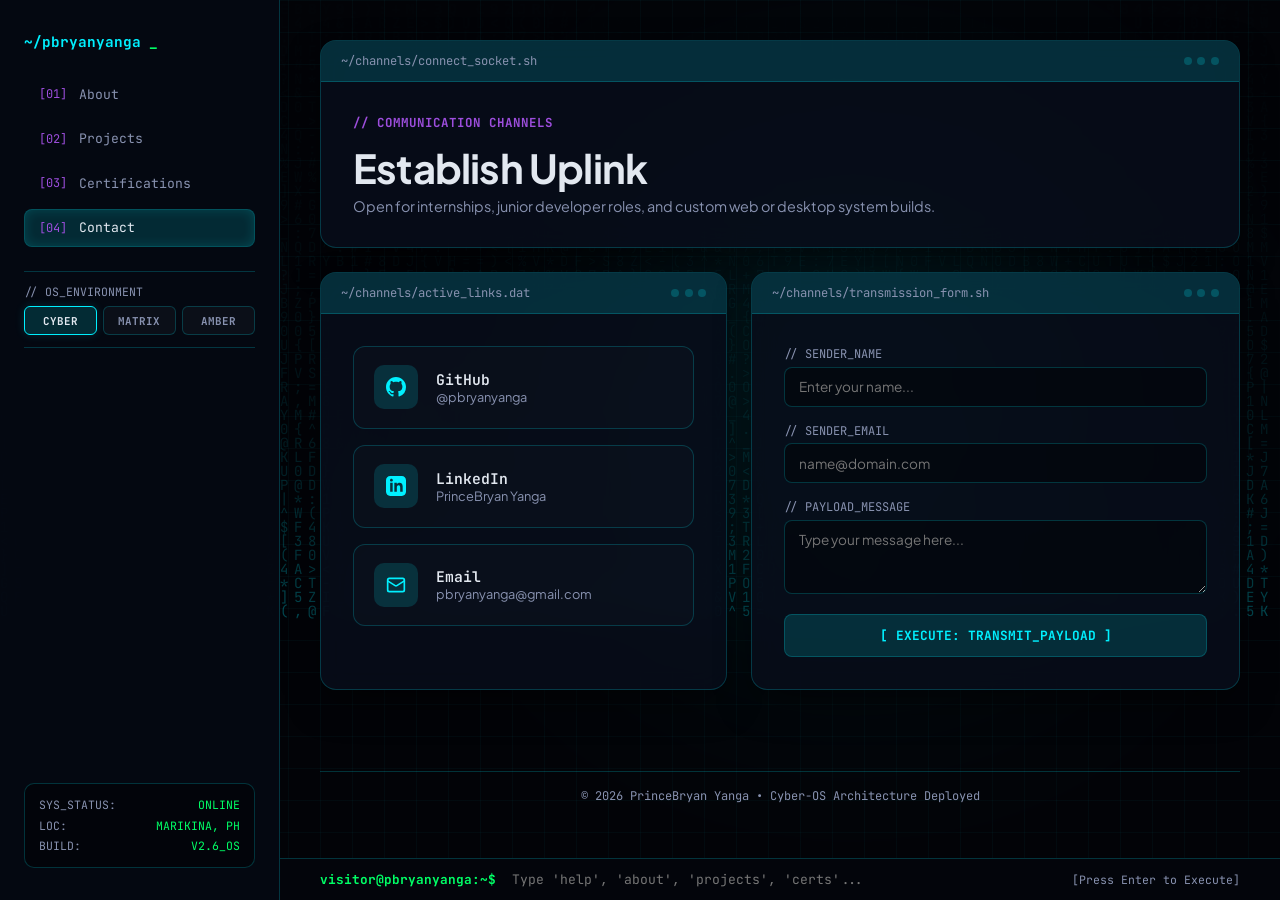
<file: html/contact.html>
<!DOCTYPE html>
<html lang="en">
<head>
  <meta charset="UTF-8" />
  <meta name="viewport" content="width=device-width, initial-scale=1.0" />
  <title>PrinceBryan Yanga — OS Contact</title>
  <link rel="preconnect" href="https://fonts.googleapis.com" />
  <link rel="preconnect" href="https://fonts.gstatic.com" crossorigin />
  <link href="https://fonts.googleapis.com/css2?family=Plus+Jakarta+Sans:wght@400;500;600;700&family=JetBrains+Mono:wght@400;600;700&display=swap" rel="stylesheet" />
  <link rel="stylesheet" href="../css/style.css" />
  <link rel="icon" type="image/png" href="/plogo.png">
</head>
<body>
  <!-- Instant Theme Loader Script -->
  <script>
    var savedEnv = localStorage.getItem('preferred_os_env') || 'cyber';
    if (savedEnv === 'matrix') {
      document.body.className = 'theme-matrix';
    } else if (savedEnv === 'amber') {
      document.body.className = 'theme-amber';
    }
  </script>

  <!-- MATRIX CODE RAIN CANVAS -->
  <canvas id="matrixCanvas" class="matrix-rain-canvas"></canvas>

  <div class="os-grid"></div>
  <div class="os-glow"></div>

  <!-- HUD COMMAND SIDEBAR -->
  <aside class="os-sidebar">
    <div class="sidebar-top">
      <a href="index.html" class="os-brand">~/pbryanyanga<span class="cursor">_</span></a>
      <nav class="sidebar-nav">
        <a href="index.html"><span>[01]</span> About</a>
        <a href="projects.html"><span>[02]</span> Projects</a>
        <a href="certifications.html"><span>[03]</span> Certifications</a>
        <a href="contact.html" class="active"><span>[04]</span> Contact</a>
      </nav>

      <!-- ENVIRONMENT SWITCHER WIDGET -->
      <div class="sidebar-themes">
        <span class="cat-title">// OS_ENVIRONMENT</span>
        <div class="theme-buttons">
          <button class="theme-btn" id="btnCyber" onclick="setEnvironment('cyber')">CYBER</button>
          <button class="theme-btn" id="btnMatrix" onclick="setEnvironment('matrix')">MATRIX</button>
          <button class="theme-btn" id="btnAmber" onclick="setEnvironment('amber')">AMBER</button>
        </div>
      </div>
    </div>

    <div class="sidebar-telemetry">
      <div class="telemetry-item"><span>SYS_STATUS:</span><span>ONLINE</span></div>
      <div class="telemetry-item"><span>LOC:</span><span>MARIKINA, PH</span></div>
      <div class="telemetry-item"><span>BUILD:</span><span>V2.6_OS</span></div>
    </div>
  </aside>

  <!-- MAIN WORKSPACE -->
  <main class="os-workspace">
    <div class="workspace-content">
      <section class="os-window">
        <div class="window-header">
          <span>~/channels/connect_socket.sh</span>
          <div class="window-dots"><span></span><span></span><span></span></div>
        </div>
        <div class="window-body">
          <span class="window-label">// Communication Channels</span>
          <h1>Establish Uplink</h1>
          <p class="school-tag">Open for internships, junior developer roles, and custom web or desktop system builds.</p>
        </div>
      </section>

      <div class="grid-2col">
        <!-- QUICK CHANNELS -->
        <section class="os-window">
          <div class="window-header">
            <span>~/channels/active_links.dat</span>
            <div class="window-dots"><span></span><span></span><span></span></div>
          </div>
          <div class="window-body" style="display: flex; flex-direction: column; gap: 1rem;">
            <a href="https://github.com/pbryanyanga" target="_blank" class="contact-tile" style="margin: 0;">
              <div class="tile-icon">
                <svg width="20" height="20" viewBox="0 0 24 24" fill="currentColor"><path d="M12 0C5.37 0 0 5.37 0 12c0 5.31 3.435 9.795 8.205 11.385.6.105.825-.255.825-.57 0-.285-.015-1.23-.015-2.235-3.015.555-3.795-.735-4.035-1.41-.135-.345-.72-1.41-1.23-1.695-.42-.225-1.02-.78-.015-.795.945-.015 1.62.87 1.845 1.23 1.08 1.815 2.805 1.305 3.495.99.105-.78.42-1.305.765-1.605-2.67-.3-5.46-1.335-5.46-5.925 0-1.305.465-2.385 1.23-3.225-.12-.3-.54-1.53.12-3.18 0 0 1.005-.315 3.3 1.23.96-.27 1.98-.405 3-.405s2.04.135 3 .405c2.295-1.56 3.3-1.23 3.3-1.23.66 1.65.24 2.88.12 3.18.765.84 1.23 1.905 1.23 3.225 0 4.605-2.805 5.625-5.475 5.925.435.375.81 1.095.81 2.22 0 1.605-.015 2.895-.015 3.3 0 .315.225.69.825.57A12.02 12.02 0 0024 12c0-6.63-5.37-12-12-12z"/></svg>
              </div>
              <div>
                <span class="tile-title">GitHub</span>
                <span class="tile-handle">@pbryanyanga</span>
              </div>
            </a>

            <a href="https://linkedin.com/in/pbryanyanga" target="_blank" class="contact-tile" style="margin: 0;">
              <div class="tile-icon">
                <svg width="20" height="20" viewBox="0 0 24 24" fill="currentColor"><path d="M19 0h-14c-2.761 0-5 2.239-5 5v14c0 2.761 2.239 5 5 5h14c2.762 0 5-2.239 5-5v-14c0-2.761-2.238-5-5-5zm-11 19h-3v-11h3v11zm-1.5-12.268c-.966 0-1.75-.79-1.75-1.764s.784-1.764 1.75-1.764 1.75.79 1.75 1.764-.783 1.764-1.75 1.764zm13.5 12.268h-3v-5.604c0-3.368-4-3.113-4 0v5.604h-3v-11h3v1.765c1.396-2.586 7-2.777 7 2.476v6.759z"/></svg>
              </div>
              <div>
                <span class="tile-title">LinkedIn</span>
                <span class="tile-handle">PrinceBryan Yanga</span>
              </div>
            </a>

            <a href="mailto:pbryanyanga@gmail.com" class="contact-tile" style="margin: 0;">
              <div class="tile-icon">
                <svg width="20" height="20" viewBox="0 0 24 24" fill="none" stroke="currentColor" stroke-width="2"><rect x="2" y="4" width="20" height="16" rx="2"/><path d="m22 7-8.97 5.7a1.94 1.94 0 0 1-2.06 0L2 7"/></svg>
              </div>
              <div>
                <span class="tile-title">Email</span>
                <span class="tile-handle">pbryanyanga@gmail.com</span>
              </div>
            </a>
          </div>
        </section>

        <!-- SECURE TRANSMISSION FORM -->
        <section class="os-window">
          <div class="window-header">
            <span>~/channels/transmission_form.sh</span>
            <div class="window-dots"><span></span><span></span><span></span></div>
          </div>
          <div class="window-body">
            <form action="mailto:pbryanyanga@gmail.com" method="POST" enctype="text/plain" style="display: flex; flex-direction: column; gap: 1rem;">
              <div>
                <label style="display: block; font-family: 'JetBrains Mono', monospace; font-size: 0.75rem; color: var(--text-muted); margin-bottom: 0.3rem;">// SENDER_NAME</label>
                <input type="text" name="name" required placeholder="Enter your name..." style="width: 100%; background: rgba(0,0,0,0.4); border: 1px solid var(--panel-border); padding: 0.65rem 0.85rem; border-radius: 8px; color: #fff; font-family: inherit; font-size: 0.85rem;" />
              </div>
              <div>
                <label style="display: block; font-family: 'JetBrains Mono', monospace; font-size: 0.75rem; color: var(--text-muted); margin-bottom: 0.3rem;">// SENDER_EMAIL</label>
                <input type="email" name="email" required placeholder="name@domain.com" style="width: 100%; background: rgba(0,0,0,0.4); border: 1px solid var(--panel-border); padding: 0.65rem 0.85rem; border-radius: 8px; color: #fff; font-family: inherit; font-size: 0.85rem;" />
              </div>
              <div>
                <label style="display: block; font-family: 'JetBrains Mono', monospace; font-size: 0.75rem; color: var(--text-muted); margin-bottom: 0.3rem;">// PAYLOAD_MESSAGE</label>
                <textarea name="message" rows="3" required placeholder="Type your message here..." style="width: 100%; background: rgba(0,0,0,0.4); border: 1px solid var(--panel-border); padding: 0.65rem 0.85rem; border-radius: 8px; color: #fff; font-family: inherit; font-size: 0.85rem; resize: vertical;"></textarea>
              </div>
              <button type="submit" style="font-family: 'JetBrains Mono', monospace; font-size: 0.8rem; font-weight: 700; background: var(--glow-color); color: var(--accent-cyan); border: 1px solid var(--panel-border); padding: 0.75rem; border-radius: 8px; cursor: pointer; transition: all 0.2s ease;">
                [ EXECUTE: TRANSMIT_PAYLOAD ]
              </button>
            </form>
          </div>
        </section>
      </div>
    </div>

    <footer class="os-footer">
      <p>&copy; 2026 PrinceBryan Yanga &bull; Cyber-OS Architecture Deployed</p>
    </footer>
  </main>

  <!-- INTERACTIVE CLI TERMINAL BAR -->
  <div class="os-cli-dock">
    <span class="cli-prompt">visitor@pbryanyanga:~$</span>
    <input type="text" id="cliInput" class="cli-input" placeholder="Type 'help', 'about', 'projects', 'certs'..." autocomplete="off" />
    <span class="cli-help-hint">[Press Enter to Execute]</span>
  </div>

  <!-- EXTERNAL JAVASCRIPT SCRIPT LINK -->
  <script src="../js/script.js"></script>
</body>
</html>
</file>
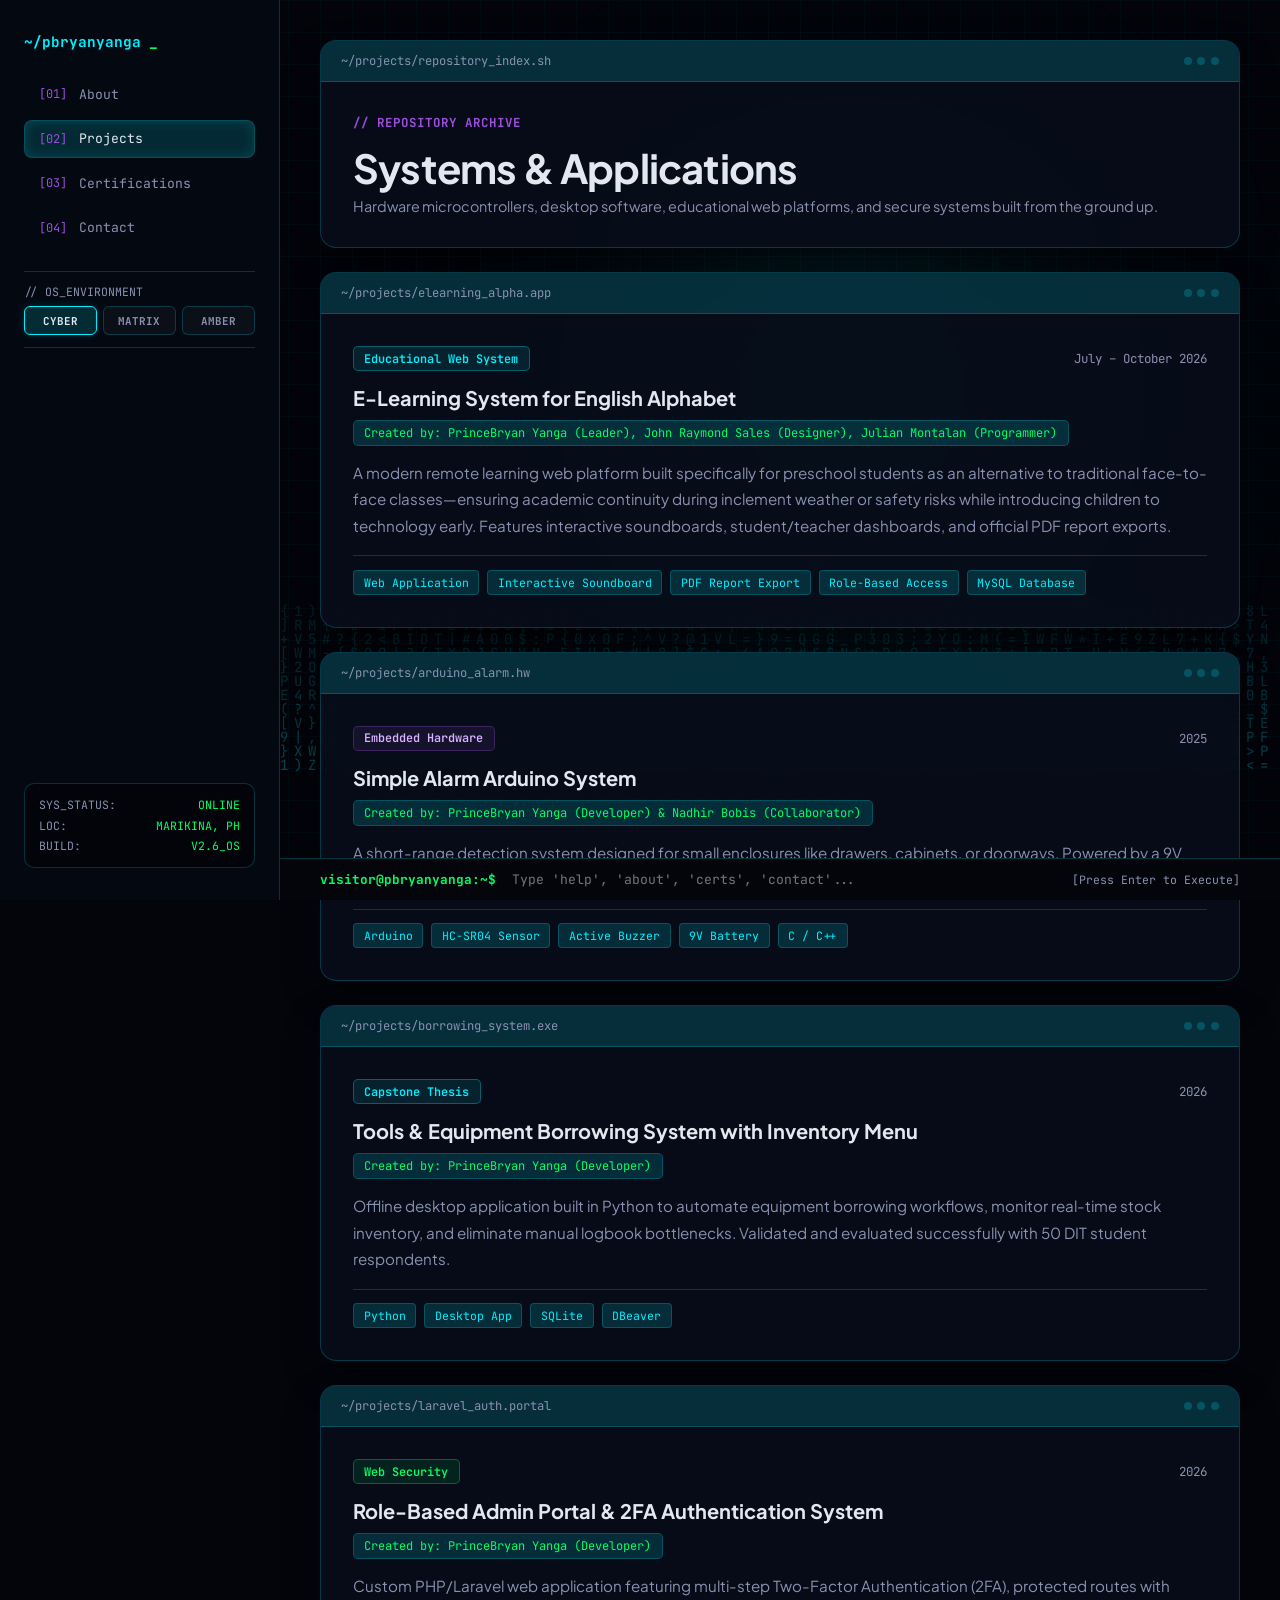
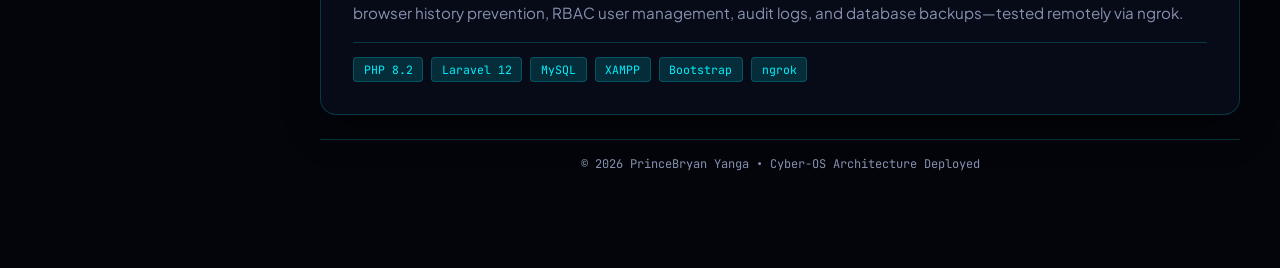
<file: html/projects.html>
<!DOCTYPE html>
<html lang="en">
<head>
  <meta charset="UTF-8" />
  <meta name="viewport" content="width=device-width, initial-scale=1.0" />
  <title>PrinceBryan Yanga — OS Projects</title>
  <link rel="preconnect" href="https://fonts.googleapis.com" />
  <link rel="preconnect" href="https://fonts.gstatic.com" crossorigin />
  <link href="https://fonts.googleapis.com/css2?family=Plus+Jakarta+Sans:wght@400;500;600;700&family=JetBrains+Mono:wght@400;600;700&display=swap" rel="stylesheet" />
  <link rel="stylesheet" href="../css/style.css" />
  <link rel="icon" type="image/png" href="/plogo.png">
</head>
<body>
  <!-- Instant Theme Loader Script -->
  <script>
    var savedEnv = localStorage.getItem('preferred_os_env') || 'cyber';
    if (savedEnv === 'matrix') {
      document.body.className = 'theme-matrix';
    } else if (savedEnv === 'amber') {
      document.body.className = 'theme-amber';
    }
  </script>

  <!-- MATRIX CODE RAIN CANVAS -->
  <canvas id="matrixCanvas" class="matrix-rain-canvas"></canvas>

  <div class="os-grid"></div>
  <div class="os-glow"></div>

  <!-- HUD COMMAND SIDEBAR -->
  <aside class="os-sidebar">
    <div class="sidebar-top">
      <a href="index.html" class="os-brand">~/pbryanyanga<span class="cursor">_</span></a>
      <nav class="sidebar-nav">
        <a href="index.html"><span>[01]</span> About</a>
        <a href="projects.html" class="active"><span>[02]</span> Projects</a>
        <a href="certifications.html"><span>[03]</span> Certifications</a>
        <a href="contact.html"><span>[04]</span> Contact</a>
      </nav>

      <!-- ENVIRONMENT SWITCHER WIDGET -->
      <div class="sidebar-themes">
        <span class="cat-title">// OS_ENVIRONMENT</span>
        <div class="theme-buttons">
          <button class="theme-btn" id="btnCyber" onclick="setEnvironment('cyber')">CYBER</button>
          <button class="theme-btn" id="btnMatrix" onclick="setEnvironment('matrix')">MATRIX</button>
          <button class="theme-btn" id="btnAmber" onclick="setEnvironment('amber')">AMBER</button>
        </div>
      </div>
    </div>

    <div class="sidebar-telemetry">
      <div class="telemetry-item"><span>SYS_STATUS:</span><span>ONLINE</span></div>
      <div class="telemetry-item"><span>LOC:</span><span>MARIKINA, PH</span></div>
      <div class="telemetry-item"><span>BUILD:</span><span>V2.6_OS</span></div>
    </div>
  </aside>

  <!-- MAIN WORKSPACE -->
  <main class="os-workspace">
    <div class="workspace-content">
      <section class="os-window">
        <div class="window-header">
          <span>~/projects/repository_index.sh</span>
          <div class="window-dots"><span></span><span></span><span></span></div>
        </div>
        <div class="window-body">
          <span class="window-label">// Repository Archive</span>
          <h1>Systems &amp; Applications</h1>
          <p class="school-tag">Hardware microcontrollers, desktop software, educational web platforms, and secure systems built from the ground up.</p>
        </div>
      </section>

      <div class="grid-stack">
        <!-- PROJECT 1 -->
        <section class="os-window">
          <div class="window-header">
            <span>~/projects/elearning_alpha.app</span>
            <div class="window-dots"><span></span><span></span><span></span></div>
          </div>
          <div class="window-body">
            <div class="project-top-flex">
              <span class="type-badge cyan">Educational Web System</span>
              <span class="project-year">July – October 2026</span>
            </div>
            <h2 class="project-heading">E-Learning System for English Alphabet</h2>
            <div class="creator-tag">Created by: PrinceBryan Yanga (Leader), John Raymond Sales (Designer), Julian Montalan (Programmer)</div>
            <p class="window-text">
              A modern remote learning web platform built specifically for preschool students as an alternative to traditional face-to-face classes—ensuring academic continuity during inclement weather or safety risks while introducing children to technology early. Features interactive soundboards, student/teacher dashboards, and official PDF report exports.
            </p>
            <div class="tech-stack-row">
              <span>Web Application</span>
              <span>Interactive Soundboard</span>
              <span>PDF Report Export</span>
              <span>Role-Based Access</span>
              <span>MySQL Database</span>
            </div>
          </div>
        </section>

        <!-- PROJECT 2 -->
        <section class="os-window">
          <div class="window-header">
            <span>~/projects/arduino_alarm.hw</span>
            <div class="window-dots"><span></span><span></span><span></span></div>
          </div>
          <div class="window-body">
            <div class="project-top-flex">
              <span class="type-badge purple">Embedded Hardware</span>
              <span class="project-year">2025</span>
            </div>
            <h2 class="project-heading">Simple Alarm Arduino System</h2>
            <div class="creator-tag">Created by: PrinceBryan Yanga (Developer) &amp; Nadhir Bobis (Collaborator)</div>
            <p class="window-text">
              A short-range detection system designed for small enclosures like drawers, cabinets, or doorways. Powered by a 9V battery for portability, it utilizes an HC-SR04 ultrasonic sensor and an active buzzer with noise-filtering firmware logic.
            </p>
            <div class="tech-stack-row">
              <span>Arduino</span>
              <span>HC-SR04 Sensor</span>
              <span>Active Buzzer</span>
              <span>9V Battery</span>
              <span>C / C++</span>
            </div>
          </div>
        </section>

        <!-- PROJECT 3 -->
        <section class="os-window">
          <div class="window-header">
            <span>~/projects/borrowing_system.exe</span>
            <div class="window-dots"><span></span><span></span><span></span></div>
          </div>
          <div class="window-body">
            <div class="project-top-flex">
              <span class="type-badge cyan">Capstone Thesis</span>
              <span class="project-year">2026</span>
            </div>
            <h2 class="project-heading">Tools &amp; Equipment Borrowing System with Inventory Menu</h2>
            <div class="creator-tag">Created by: PrinceBryan Yanga (Developer)</div>
            <p class="window-text">
              Offline desktop application built in Python to automate equipment borrowing workflows, monitor real-time stock inventory, and eliminate manual logbook bottlenecks. Validated and evaluated successfully with 50 DIT student respondents.
            </p>
            <div class="tech-stack-row">
              <span>Python</span>
              <span>Desktop App</span>
              <span>SQLite</span>
              <span>DBeaver</span>
            </div>
          </div>
        </section>

        <!-- PROJECT 4 -->
        <section class="os-window">
          <div class="window-header">
            <span>~/projects/laravel_auth.portal</span>
            <div class="window-dots"><span></span><span></span><span></span></div>
          </div>
          <div class="window-body">
            <div class="project-top-flex">
              <span class="type-badge lime">Web Security</span>
              <span class="project-year">2026</span>
            </div>
            <h2 class="project-heading">Role-Based Admin Portal &amp; 2FA Authentication System</h2>
            <div class="creator-tag">Created by: PrinceBryan Yanga (Developer)</div>
            <p class="window-text">
              Custom PHP/Laravel web application featuring multi-step Two-Factor Authentication (2FA), protected routes with browser history prevention, RBAC user management, audit logs, and database backups—tested remotely via ngrok.
            </p>
            <div class="tech-stack-row">
              <span>PHP 8.2</span>
              <span>Laravel 12</span>
              <span>MySQL</span>
              <span>XAMPP</span>
              <span>Bootstrap</span>
              <span>ngrok</span>
            </div>
          </div>
        </section>
      </div>
    </div>

    <footer class="os-footer">
      <p>&copy; 2026 PrinceBryan Yanga &bull; Cyber-OS Architecture Deployed</p>
    </footer>
  </main>

  <!-- INTERACTIVE CLI TERMINAL BAR -->
  <div class="os-cli-dock">
    <span class="cli-prompt">visitor@pbryanyanga:~$</span>
    <input type="text" id="cliInput" class="cli-input" placeholder="Type 'help', 'about', 'certs', 'contact'..." autocomplete="off" />
    <span class="cli-help-hint">[Press Enter to Execute]</span>
  </div>

  <!-- EXTERNAL JAVASCRIPT SCRIPT LINK -->
  <script src="../js/script.js"></script>
</body>
</html>
</file>
<file: css/style.css>
:root {
  --bg-os: #03050b;
  --panel-bg: rgba(8, 14, 26, 0.85);
  --panel-border: rgba(0, 240, 255, 0.2);
  --panel-border-hover: rgba(0, 240, 255, 0.6);
  --text-main: #e2e8f0;
  --text-muted: #8892b0;
  --accent-cyan: #00f0ff;
  --accent-lime: #00ff66;
  --accent-purple: #9d4edd;
  --glow-color: rgba(0, 240, 255, 0.15);
  --grid-color: rgba(0, 240, 255, 0.03);
}

/* ENVIRONMENT 2: MATRIX HACKER GREEN */
body.theme-matrix {
  --bg-os: #010601;
  --panel-bg: rgba(2, 16, 2, 0.92);
  --panel-border: rgba(0, 255, 85, 0.25);
  --panel-border-hover: rgba(0, 255, 85, 0.7);
  --text-main: #d4ffd4;
  --text-muted: #559955;
  --accent-cyan: #00ff55;
  --accent-lime: #ffffff;
  --accent-purple: #00aa44;
  --glow-color: rgba(0, 255, 85, 0.2);
  --grid-color: rgba(0, 255, 85, 0.04);
}

/* ENVIRONMENT 3: SOLARIS AMBER (RETRO MAINFRAME) */
body.theme-amber {
  --bg-os: #0a0601;
  --panel-bg: rgba(18, 12, 3, 0.92);
  --panel-border: rgba(255, 170, 0, 0.25);
  --panel-border-hover: rgba(255, 170, 0, 0.7);
  --text-main: #ffe6b8;
  --text-muted: #aa7833;
  --accent-cyan: #ffaa00;
  --accent-lime: #ffdd44;
  --accent-purple: #cc7700;
  --glow-color: rgba(255, 170, 0, 0.2);
  --grid-color: rgba(255, 170, 0, 0.04);
}

* {
  box-sizing: border-box;
  margin: 0;
  padding: 0;
}

body {
  font-family: 'Plus Jakarta Sans', -apple-system, sans-serif;
  background-color: var(--bg-os);
  color: var(--text-main);
  min-height: 100vh;
  display: flex;
  overflow-x: hidden;
  transition: background-color 0.4s ease, color 0.4s ease;
}

/* Matrix Code Rain Canvas Background */
.matrix-rain-canvas {
  position: fixed;
  inset: 0;
  pointer-events: none;
  z-index: 0;
  opacity: 0.28;
}

.os-grid {
  position: fixed;
  inset: 0;
  background-image: 
    linear-gradient(to right, var(--grid-color) 1px, transparent 1px),
    linear-gradient(to bottom, var(--grid-color) 1px, transparent 1px);
  background-size: 32px 32px;
  pointer-events: none;
  z-index: 0;
}

.os-glow {
  position: fixed;
  top: 10%;
  right: 10%;
  width: 600px;
  height: 600px;
  background: radial-gradient(circle, var(--glow-color) 0%, transparent 75%);
  filter: blur(120px);
  pointer-events: none;
  z-index: 0;
}

/* Vertical HUD Sidebar */
.os-sidebar {
  width: 280px;
  height: 100vh;
  background: rgba(5, 9, 18, 0.95);
  border-right: 1px solid var(--panel-border);
  backdrop-filter: blur(16px);
  display: flex;
  flex-direction: column;
  justify-content: space-between;
  padding: 2rem 1.5rem;
  position: fixed;
  top: 0;
  left: 0;
  z-index: 100;
  transition: border-color 0.4s ease;
}

body.theme-matrix .os-sidebar { background: rgba(1, 10, 1, 0.96); }
body.theme-amber .os-sidebar { background: rgba(12, 8, 2, 0.96); }

.sidebar-top {
  display: flex;
  flex-direction: column;
  gap: 1.5rem;
}

.os-brand {
  font-family: 'JetBrains Mono', monospace;
  font-size: 0.9rem;
  color: var(--accent-cyan);
  text-decoration: none;
  font-weight: 700;
  display: flex;
  align-items: center;
  gap: 0.5rem;
  transition: color 0.3s ease;
}

.cursor {
  animation: blink 1s step-end infinite;
  color: var(--accent-lime);
}

@keyframes blink {
  50% { opacity: 0; }
}

.sidebar-nav {
  display: flex;
  flex-direction: column;
  gap: 0.4rem;
}

.sidebar-nav a {
  font-family: 'JetBrains Mono', monospace;
  font-size: 0.82rem;
  color: var(--text-muted);
  text-decoration: none;
  padding: 0.6rem 0.9rem;
  border-radius: 8px;
  border: 1px solid transparent;
  transition: all 0.25s ease;
  display: flex;
  align-items: center;
  gap: 0.75rem;
}

.sidebar-nav a span {
  color: var(--accent-purple);
  font-size: 0.75rem;
}

.sidebar-nav a:hover,
.sidebar-nav a.active {
  color: var(--text-main);
  background: var(--glow-color);
  border-color: var(--panel-border);
  box-shadow: inset 0 0 12px var(--glow-color);
}

/* Environment Switcher Widget */
.sidebar-themes {
  padding: 0.75rem 0;
  border-top: 1px solid var(--panel-border);
  border-bottom: 1px solid var(--panel-border);
}

.theme-buttons {
  display: flex;
  gap: 0.4rem;
  margin-top: 0.4rem;
}

.theme-btn {
  flex: 1;
  font-family: 'JetBrains Mono', monospace;
  font-size: 0.68rem;
  font-weight: 700;
  padding: 0.4rem 0.2rem;
  text-align: center;
  border-radius: 6px;
  cursor: pointer;
  border: 1px solid var(--panel-border);
  background: rgba(255, 255, 255, 0.03);
  color: var(--text-muted);
  transition: all 0.25s ease;
}

.theme-btn:hover, 
.theme-btn.active {
  border-color: var(--accent-cyan);
  color: var(--text-main);
  background: var(--glow-color);
  box-shadow: 0 0 10px var(--glow-color);
}

.sidebar-telemetry {
  background: rgba(0, 0, 0, 0.4);
  border: 1px solid var(--panel-border);
  border-radius: 10px;
  padding: 0.85rem;
  font-family: 'JetBrains Mono', monospace;
  font-size: 0.72rem;
  color: var(--text-muted);
  display: flex;
  flex-direction: column;
  gap: 0.35rem;
}

.telemetry-item {
  display: flex;
  justify-content: space-between;
}

.telemetry-item span:last-child {
  color: var(--accent-lime);
}

/* Workspace Area */
.os-workspace {
  margin-left: 280px;
  flex-grow: 1;
  padding: 2.5rem 2.5rem 6rem 2.5rem;
  max-width: calc(100% - 280px);
  position: relative;
  z-index: 1;
  display: flex;
  flex-direction: column;
  gap: 1.5rem;
  min-height: 100vh;
  justify-content: space-between;
}

.workspace-content {
  display: flex;
  flex-direction: column;
  gap: 1.5rem;
  max-width: 960px;
  width: 100%;
}

.os-window {
  background: var(--panel-bg);
  border: 1px solid var(--panel-border);
  border-radius: 16px;
  backdrop-filter: blur(14px);
  box-shadow: 0 16px 40px -10px rgba(0, 0, 0, 0.6);
  overflow: hidden;
  transition: all 0.3s ease;
}

.os-window:hover {
  border-color: var(--panel-border-hover);
  box-shadow: 0 20px 50px -10px var(--glow-color);
}

.window-header {
  background: var(--glow-color);
  border-bottom: 1px solid var(--panel-border);
  padding: 0.75rem 1.25rem;
  display: flex;
  justify-content: space-between;
  align-items: center;
  font-family: 'JetBrains Mono', monospace;
  font-size: 0.76rem;
  color: var(--text-muted);
}

.window-dots {
  display: flex;
  gap: 0.35rem;
}

.window-dots span {
  width: 8px;
  height: 8px;
  border-radius: 50%;
  background: var(--panel-border);
}

.window-body {
  padding: 2rem;
}

.grid-2col {
  display: grid;
  grid-template-columns: 1fr 1.2fr;
  gap: 1.5rem;
}

.grid-stack {
  display: grid;
  grid-template-columns: 1fr;
  gap: 1.5rem;
}

.status-badge {
  display: inline-flex;
  align-items: center;
  gap: 0.5rem;
  background: var(--glow-color);
  border: 1px solid var(--panel-border);
  padding: 0.3rem 0.85rem;
  border-radius: 999px;
  font-family: 'JetBrains Mono', monospace;
  font-size: 0.74rem;
  color: var(--accent-lime);
  margin-bottom: 1rem;
}

.pulse-dot {
  width: 6px;
  height: 6px;
  background-color: var(--accent-lime);
  border-radius: 50%;
  box-shadow: 0 0 8px var(--accent-lime);
}

h1 {
  font-size: 2.5rem;
  font-weight: 700;
  letter-spacing: -0.02em;
  line-height: 1.15;
  margin-bottom: 0.4rem;
  color: var(--text-main);
}

.hero-subtitle {
  font-family: 'JetBrains Mono', monospace;
  font-size: 1.05rem;
  color: var(--accent-cyan);
  font-weight: 600;
  margin-bottom: 0.3rem;
  transition: color 0.3s ease;
}

.school-tag {
  font-size: 0.9rem;
  color: var(--text-muted);
}

.window-label {
  font-family: 'JetBrains Mono', monospace;
  font-size: 0.78rem;
  font-weight: 700;
  color: var(--accent-purple);
  text-transform: uppercase;
  letter-spacing: 0.08em;
  margin-bottom: 0.85rem;
  display: block;
}

.window-text {
  color: var(--text-muted);
  font-size: 0.95rem;
  line-height: 1.75;
}

.window-text strong {
  color: var(--text-main);
  font-weight: 600;
}

.skill-category {
  margin-bottom: 1.1rem;
}

.skill-category:last-child {
  margin-bottom: 0;
}

.cat-title {
  display: block;
  font-family: 'JetBrains Mono', monospace;
  font-size: 0.72rem;
  color: var(--text-muted);
  text-transform: uppercase;
  margin-bottom: 0.45rem;
}

.tag-wrap {
  display: flex;
  flex-wrap: wrap;
  gap: 0.45rem;
}

.tag-wrap span {
  font-family: 'JetBrains Mono', monospace;
  font-size: 0.74rem;
  background: rgba(255, 255, 255, 0.02);
  border: 1px solid var(--panel-border);
  color: var(--text-main);
  padding: 0.28rem 0.65rem;
  border-radius: 6px;
  transition: border-color 0.2s ease;
}

.tag-wrap span:hover {
  border-color: var(--accent-cyan);
}

/* Projects Styling */
.project-top-flex {
  display: flex;
  justify-content: space-between;
  align-items: center;
  margin-bottom: 0.85rem;
  flex-wrap: wrap;
  gap: 0.5rem;
}

.type-badge {
  font-family: 'JetBrains Mono', monospace;
  font-size: 0.74rem;
  padding: 0.22rem 0.65rem;
  border-radius: 5px;
  font-weight: 600;
}

.type-badge.cyan {
  background: rgba(0, 240, 255, 0.1);
  color: #00f0ff;
  border: 1px solid rgba(0, 240, 255, 0.3);
}

.type-badge.lime {
  background: rgba(0, 255, 102, 0.1);
  color: #00ff66;
  border: 1px solid rgba(0, 255, 102, 0.3);
}

.type-badge.purple {
  background: rgba(157, 78, 221, 0.1);
  color: #d8b4fe;
  border: 1px solid rgba(157, 78, 221, 0.3);
}

.project-year {
  font-family: 'JetBrains Mono', monospace;
  font-size: 0.78rem;
  color: var(--text-muted);
}

.project-heading {
  font-size: 1.25rem;
  font-weight: 700;
  color: var(--text-main);
  margin-bottom: 0.65rem;
}

.creator-tag {
  display: inline-block;
  font-family: 'JetBrains Mono', monospace;
  font-size: 0.75rem;
  color: var(--accent-lime);
  background: var(--glow-color);
  border: 1px solid var(--panel-border);
  padding: 0.25rem 0.65rem;
  border-radius: 5px;
  margin-bottom: 0.85rem;
}

.tech-stack-row {
  display: flex;
  flex-wrap: wrap;
  gap: 0.5rem;
  margin-top: 1rem;
  padding-top: 0.85rem;
  border-top: 1px solid var(--panel-border);
}

.tech-stack-row span {
  font-family: 'JetBrains Mono', monospace;
  font-size: 0.72rem;
  color: var(--accent-cyan);
  background: var(--glow-color);
  border: 1px solid var(--panel-border);
  padding: 0.25rem 0.6rem;
  border-radius: 4px;
  display: inline-block;
}

/* Certifications & Modals */
.cert-grid {
  display: grid;
  grid-template-columns: repeat(3, 1fr);
  gap: 1rem;
}

.cert-item-card {
  background: rgba(255, 255, 255, 0.015);
  border: 1px solid var(--panel-border);
  border-left: 3px solid var(--accent-purple);
  border-radius: 10px;
  padding: 1.1rem;
  display: flex;
  flex-direction: column;
  justify-content: space-between;
  gap: 0.85rem;
}

.cert-thumb {
  width: 100%;
  height: 140px;
  min-height: 140px;
  max-height: 140px;
  border-radius: 6px;
  overflow: hidden;
  background: #000;
  border: 1px solid var(--panel-border);
  cursor: pointer;
  position: relative;
}

.cert-thumb img {
  width: 100%;
  height: 100%;
  object-fit: cover;
  display: block;
  transition: transform 0.3s ease;
}

.cert-thumb img:hover {
  transform: scale(1.05);
}

.cert-name {
  font-weight: 600;
  font-size: 0.9rem;
  color: var(--text-main);
  line-height: 1.35;
}

.cert-org {
  font-size: 0.78rem;
  color: var(--text-muted);
  margin-top: 0.25rem;
  display: block;
}

.cert-date {
  font-family: 'JetBrains Mono', monospace;
  font-size: 0.72rem;
  color: var(--accent-purple);
  background: var(--glow-color);
  padding: 0.18rem 0.5rem;
  border-radius: 4px;
  align-self: flex-start;
}

.modal-overlay {
  position: fixed;
  inset: 0;
  background: rgba(3, 5, 11, 0.9);
  backdrop-filter: blur(12px);
  z-index: 1000;
  display: flex;
  align-items: center;
  justify-content: center;
  padding: 2rem;
}

.modal-window {
  background: var(--panel-bg);
  border: 1px solid var(--accent-cyan);
  border-radius: 14px;
  max-width: 800px;
  width: 100%;
  overflow: hidden;
  box-shadow: 0 20px 60px var(--glow-color);
}

.modal-header {
  background: var(--glow-color);
  border-bottom: 1px solid var(--panel-border);
  padding: 0.75rem 1.25rem;
  display: flex;
  justify-content: space-between;
  align-items: center;
  font-family: 'JetBrains Mono', monospace;
  font-size: 0.78rem;
  color: var(--accent-cyan);
}

.modal-close-btn {
  background: transparent;
  border: none;
  color: var(--text-muted);
  font-family: 'JetBrains Mono', monospace;
  font-size: 0.8rem;
  cursor: pointer;
  transition: color 0.2s ease;
}

.modal-close-btn:hover {
  color: var(--accent-cyan);
}

.modal-body {
  padding: 1.5rem;
  background: #000;
  text-align: center;
}

.modal-body img {
  max-width: 100%;
  max-height: 70vh;
  border-radius: 6px;
  border: 1px solid var(--panel-border);
}

/* Contact Grid & Tiles */
.contact-grid {
  display: grid;
  grid-template-columns: repeat(2, 1fr);
  gap: 1rem;
}

.contact-tile {
  display: flex;
  align-items: center;
  gap: 1.1rem;
  background: rgba(255, 255, 255, 0.015);
  border: 1px solid var(--panel-border);
  padding: 1.15rem 1.25rem;
  border-radius: 12px;
  text-decoration: none;
  transition: all 0.2s ease;
}

.contact-tile:hover {
  border-color: var(--accent-cyan);
  background: var(--glow-color);
  transform: translateY(-2px);
}

.tile-icon {
  width: 44px;
  height: 44px;
  border-radius: 10px;
  background: var(--glow-color);
  color: var(--accent-cyan);
  display: flex;
  align-items: center;
  justify-content: center;
}

.tile-title {
  font-family: 'JetBrains Mono', monospace;
  font-size: 0.92rem;
  font-weight: 600;
  color: var(--text-main);
  display: block;
}

.tile-handle {
  font-size: 0.8rem;
  color: var(--text-muted);
  display: block;
}

/* CLI Dock */
.os-cli-dock {
  position: fixed;
  bottom: 0;
  left: 280px;
  right: 0;
  background: var(--bg-os);
  border-top: 1px solid var(--panel-border);
  padding: 0.75rem 2.5rem;
  display: flex;
  align-items: center;
  gap: 1rem;
  z-index: 99;
  backdrop-filter: blur(12px);
}

.cli-prompt {
  font-family: 'JetBrains Mono', monospace;
  font-size: 0.8rem;
  color: var(--accent-lime);
  font-weight: 700;
}

.cli-input {
  flex-grow: 1;
  background: transparent;
  border: none;
  outline: none;
  font-family: 'JetBrains Mono', monospace;
  font-size: 0.82rem;
  color: var(--accent-cyan);
}

.cli-help-hint {
  font-family: 'JetBrains Mono', monospace;
  font-size: 0.72rem;
  color: var(--text-muted);
}

.os-footer {
  text-align: center;
  font-family: 'JetBrains Mono', monospace;
  font-size: 0.75rem;
  color: var(--text-muted);
  padding-top: 1rem;
  border-top: 1px solid var(--panel-border);
}

/* Retro BIOS Boot Screen Styles */
.boot-screen {
  position: fixed;
  inset: 0;
  background: #010308;
  color: var(--accent-cyan);
  font-family: 'JetBrains Mono', monospace;
  z-index: 9999;
  display: flex;
  flex-direction: column;
  justify-content: flex-end;
  padding: 3rem;
  opacity: 1;
  transition: opacity 0.4s ease;
}

body.theme-matrix .boot-screen { background: #000500; }
body.theme-amber .boot-screen { background: #050300; }

.boot-screen.fade-out {
  opacity: 0;
  pointer-events: none;
}

.boot-log {
  font-size: 0.82rem;
  line-height: 1.7;
  display: flex;
  flex-direction: column;
  gap: 0.35rem;
  max-width: 700px;
}

.boot-line-dim { color: var(--text-muted); }
.boot-line-success { color: var(--accent-lime); font-weight: 700; }

@media (max-width: 900px) {
  body { 
    flex-direction: column; 
  }
  .os-sidebar { 
    width: 100%; 
    height: auto; 
    position: relative; 
  }
  .os-workspace { 
    margin-left: 0; 
    max-width: 100%; 
    padding: 1.5rem 1.5rem 5rem 1.5rem; 
  }
  .os-cli-dock { 
    left: 0; 
    padding: 0.75rem 1.5rem; 
  }
  .grid-2col, .cert-grid, .contact-grid { 
    grid-template-columns: 1fr; 
  }
}
</file>
